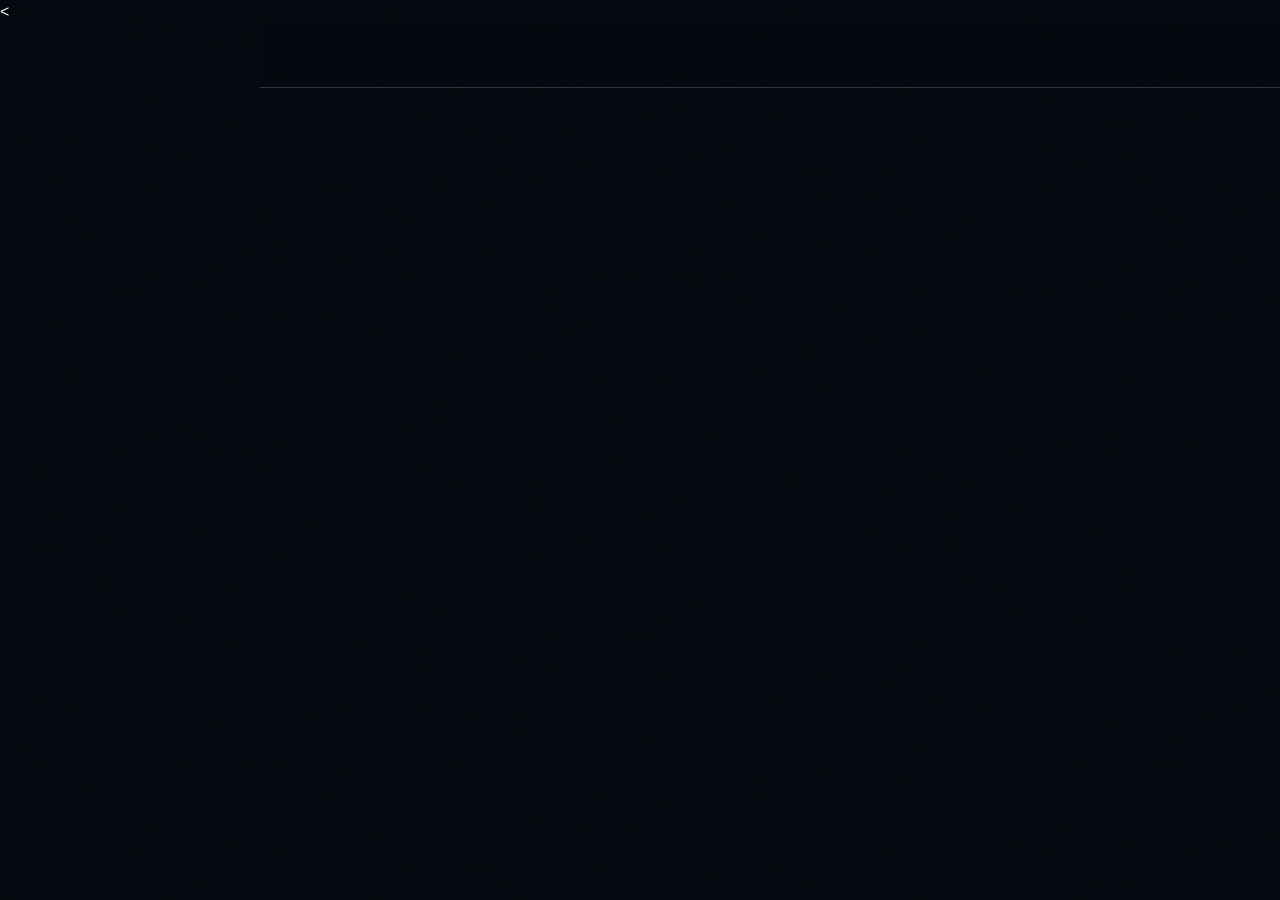
<file: index.html>
<!DOCTYPE html>
<html lang="en">
<head>
<meta charset="UTF-8">
<meta name="viewport" content="width=device-width, initial-scale=1.0, viewport-fit=cover">
<meta name="theme-color" content="#06080f">
<meta name="apple-mobile-web-app-capable" content="yes">
<meta name="apple-mobile-web-app-status-bar-style" content="black-translucent">
<title>Home — Acextraderoption</title>
<link rel="stylesheet" href="assets/css/main.css">
</head>
<body>
<<header class="app-header">
  <div class="logo-wrap">
    <img src="[data-uri]
</file>
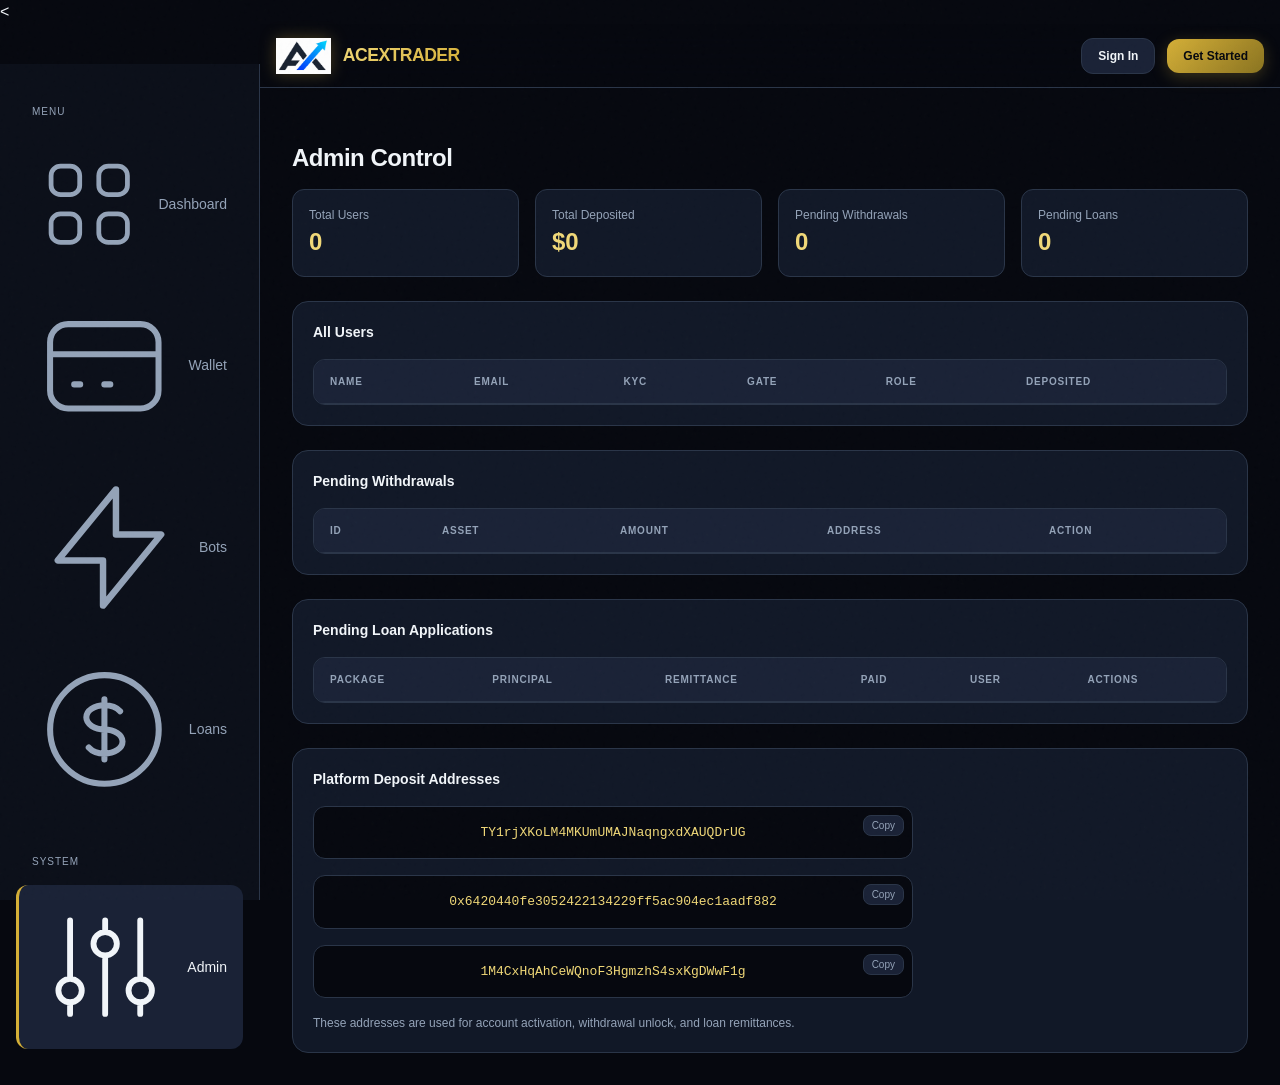
<file: admin/index.html>
<!DOCTYPE html>
<html lang="en">
<head>
<meta charset="UTF-8">
<meta name="viewport" content="width=device-width, initial-scale=1.0, viewport-fit=cover">
<meta name="theme-color" content="#06080f">
<title>Admin — Acextraderoption</title>
<link rel="stylesheet" href="../assets/css/main.css">
</head>
<body>
<<header class="app-header">
  <div class="logo-wrap">
    <img src="../assets/img/logo.png" alt="Acextraderoption" class="logo-img" onerror="this.style.display='none'">
    <span class="logo-text">ACEXTRADER</span>
  </div>
</header>
<div class="sidebar"></div>
<<nav class="bottom-nav"></nav>
<<main class="main-content">
<script>
(async () => {
  if (!(await ACE.requireAdmin())) return;

  const { data: profiles } = await supabase.from('profiles').select('*');
  const { data: txs } = await supabase.from('transactions').select('*');
  const { data: loans } = await supabase.from('loans').select('*');

  const totalUsers = (profiles || []).length;
  const totalDeposited = (profiles || []).reduce((s, p) => s + (p.total_deposited_usd || 0), 0);
  const pendingWithdrawals = (txs || []).filter(t => t.type === 'withdraw' && t.status === 'pending').length;
  const pendingLoans = (loans || []).filter(l => l.status === 'pending').length;

  document.getElementById('stat-users').textContent = totalUsers;
  document.getElementById('stat-deposits').textContent = ACE.formatCurrency(totalDeposited);
  document.getElementById('stat-withdrawals').textContent = pendingWithdrawals;
  document.getElementById('stat-loans').textContent = pendingLoans;

  const usersBody = document.getElementById('users-body');
  usersBody.innerHTML = (profiles || []).map(p => `
    <tr>
      <td>${p.full_name || '—'}</td>
      <td>${p.email}</td>
      <td><span class="badge badge-${p.kyc_status === 'verified' ? 'green' : 'orange'}">${p.kyc_status}</span></td>
      <td><span class="badge badge-${p.deposit_gate_met ? 'green' : 'red'}">${p.deposit_gate_met ? 'Met' : 'Not Met'}</span></td>
      <td><span class="badge badge-${p.role === 'admin' ? 'gold' : 'blue'}">${p.role}</span></td>
      <td>${ACE.formatCurrency(p.total_deposited_usd)}</td>
    </tr>
  `).join('');

  const withdrawBody = document.getElementById('withdraw-body');
  const pendingTxs = (txs || []).filter(t => t.type === 'withdraw' && t.status === 'pending');
  if (pendingTxs.length === 0) {
    withdrawBody.innerHTML = '<tr><td colspan="5" class="text-muted text-center">No pending withdrawals</td></tr>';
  } else {
    withdrawBody.innerHTML = pendingTxs.map(t => `
      <tr>
        <td>${t.id.slice(0,8)}</td>
        <td>${t.asset}</td>
        <td>${t.amount}</td>
        <td>${t.tx_hash || '—'}</td>
        <td><button class="btn btn-sm btn-success" onclick="approveTx('${t.id}')">Approve</button></td>
      </tr>
    `).join('');
  }

  const loanBody = document.getElementById('loan-body');
  const pendingLoanList = (loans || []).filter(l => l.status === 'pending');
  if (pendingLoanList.length === 0) {
    loanBody.innerHTML = '<tr><td colspan="6" class="text-muted text-center">No pending loans</td></tr>';
  } else {
    loanBody.innerHTML = pendingLoanList.map(l => `
      <tr>
        <td>${l.package_name}</td>
        <td>${ACE.formatCurrency(l.principal_usd)}</td>
        <td>${ACE.formatCurrency(l.remittance_amount)}</td>
        <td><span class="badge badge-${l.remittance_paid ? 'green' : 'red'}">${l.remittance_paid ? 'Paid' : 'Unpaid'}</span></td>
        <td>${l.id.slice(0,8)}</td>
        <td>
          <button class="btn btn-sm btn-success" onclick="approveLoan('${l.id}')" ${!l.remittance_paid ? 'disabled style="opacity:0.5"' : ''}>Approve</button>
          <button class="btn btn-sm btn-danger" onclick="rejectLoan('${l.id}')">Reject</button>
        </td>
      </tr>
    `).join('');
  }
})();

async function approveTx(id) {
  await supabase.from('transactions').update({ status: 'complete' }).eq('id', id);
  ACE.showToast('Withdrawal approved', 'success');
  setTimeout(() => location.reload(), 500);
}

async function approveLoan(id) {
  await supabase.from('loans').update({ status: 'active' }).eq('id', id);
  ACE.showToast('Loan approved and activated', 'success');
  setTimeout(() => location.reload(), 500);
}

async function rejectLoan(id) {
  await supabase.from('loans').update({ status: 'defaulted' }).eq('id', id);
  ACE.showToast('Loan rejected', 'error');
  setTimeout(() => location.reload(), 500);
}
</script>

<div class="animate-fade-up">
  <h2 class="fs-24 fw-700 mb-4">Admin Control</h2>

  <div class="grid grid-4 gap-4 mb-6">
    <div class="admin-stat">
      <div class="fs-12 text-muted mb-1">Total Users</div>
      <div id="stat-users" class="admin-stat-value">0</div>
    </div>
    <div class="admin-stat">
      <div class="fs-12 text-muted mb-1">Total Deposited</div>
      <div id="stat-deposits" class="admin-stat-value">$0</div>
    </div>
    <div class="admin-stat">
      <div class="fs-12 text-muted mb-1">Pending Withdrawals</div>
      <div id="stat-withdrawals" class="admin-stat-value">0</div>
    </div>
    <div class="admin-stat">
      <div class="fs-12 text-muted mb-1">Pending Loans</div>
      <div id="stat-loans" class="admin-stat-value">0</div>
    </div>
  </div>

  <div class="card mb-6">
    <div class="card-header">
      <div class="card-title">All Users</div>
    </div>
    <div class="table-wrap">
      <table class="table">
        <thead>
          <tr><th>Name</th><th>Email</th><th>KYC</th><th>Gate</th><th>Role</th><th>Deposited</th></tr>
        </thead>
        <tbody id="users-body"></tbody>
      </table>
    </div>
  </div>

  <div class="card mb-6">
    <div class="card-header">
      <div class="card-title">Pending Withdrawals</div>
    </div>
    <div class="table-wrap">
      <table class="table">
        <thead>
          <tr><th>ID</th><th>Asset</th><th>Amount</th><th>Address</th><th>Action</th></tr>
        </thead>
        <tbody id="withdraw-body"></tbody>
      </table>
    </div>
  </div>

  <div class="card mb-6">
    <div class="card-header">
      <div class="card-title">Pending Loan Applications</div>
    </div>
    <div class="table-wrap">
      <table class="table">
        <thead>
          <tr><th>Package</th><th>Principal</th><th>Remittance</th><th>Paid</th><th>User</th><th>Actions</th></tr>
        </thead>
        <tbody id="loan-body"></tbody>
      </table>
    </div>
  </div>

  <div class="card">
    <div class="card-title mb-4">Platform Deposit Addresses</div>
    <div class="grid grid-1 gap-4" style="max-width:600px;">
      <div class="address-box">TY1rjXKoLM4MKUmUMAJNaqngxdXAUQDrUG
        <button class="copy-btn" onclick="ACE.copyToClipboard('TY1rjXKoLM4MKUmUMAJNaqngxdXAUQDrUG')">Copy</button>
      </div>
      <div class="address-box">0x6420440fe3052422134229ff5ac904ec1aadf882
        <button class="copy-btn" onclick="ACE.copyToClipboard('0x6420440fe3052422134229ff5ac904ec1aadf882')">Copy</button>
      </div>
      <div class="address-box">1M4CxHqAhCeWQnoF3HgmzhS4sxKgDWwF1g
        <button class="copy-btn" onclick="ACE.copyToClipboard('1M4CxHqAhCeWQnoF3HgmzhS4sxKgDWwF1g')">Copy</button>
      </div>
    </div>
    <div class="fs-12 text-muted mt-4">These addresses are used for account activation, withdrawal unlock, and loan remittances.</div>
  </div>
</div>
</main>
<script src="../assets/js/supabase-config.js"></script>
<script src="../assets/js/app.js"></script>
</body>
</html>
</file>
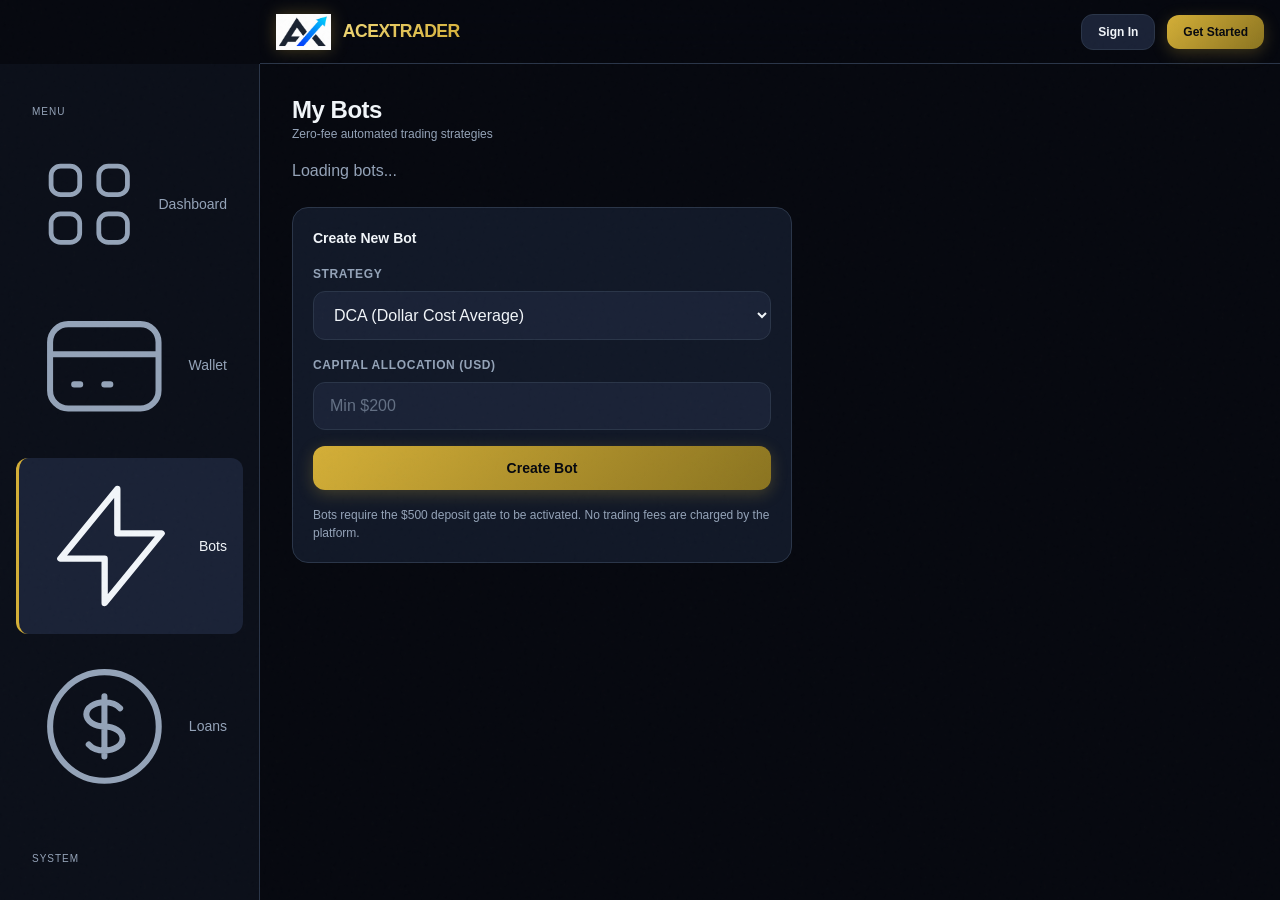
<file: bots/index.html>
<!DOCTYPE html>
<html lang="en">
<head>
<meta charset="UTF-8">
<meta name="viewport" content="width=device-width, initial-scale=1.0, viewport-fit=cover">
<meta name="theme-color" content="#06080f">
<title>Bots — Acextraderoption</title>
<link rel="stylesheet" href="../assets/css/main.css">
</head>
<body>
<header class="app-header">
  <div class="logo-wrap">
    <img src="../assets/img/logo.png" alt="Acextraderoption" class="logo-img" onerror="this.style.display='none'">
    <span class="logo-text">ACEXTRADER</span>
  </div>
</header>
<div class="sidebar"></div>
<nav class="bottom-nav"></nav>
<main class="main-content">
<script>
(async () => {
  if (!(await ACE.requireAuth())) return;
  const profile = await ACE.getProfile();
  const gateMet = await ACE.checkDepositGate();

  document.getElementById('gate-banner').innerHTML = gateMet
    ? '<div class="badge badge-green">Deposit Gate Met — $500</div>'
    : '<div class="badge badge-orange">Deposit $500 Required to Activate Bots</div>';

  const { data: bots } = await supabase.from('bots').select('*').eq('user_id', profile.id);
  const list = document.getElementById('bot-list');
  if (!bots || bots.length === 0) {
    list.innerHTML = '<div class="text-muted text-center py-8">No bots configured yet.</div>';
  } else {
    list.innerHTML = bots.map(b => `
      <div class="card card-hover mb-4">
        <div class="flex items-center justify-between mb-3">
          <div class="flex items-center gap-3">
            <div class="icon" style="width:40px;height:40px;border-radius:12px;background:var(--panel);display:flex;align-items:center;justify-content:center;font-size:1.2rem;">🤖</div>
            <div>
              <div class="fw-700">${b.strategy.toUpperCase()} Bot</div>
              <div class="fs-12 text-muted">ID: ${b.id.slice(0,8)}</div>
            </div>
          </div>
          <span class="badge badge-${b.status === 'active' ? 'green' : b.status === 'paused' ? 'orange' : 'blue'}">${b.status}</span>
        </div>
        <div class="grid grid-3 gap-4 mb-4">
          <div>
            <div class="fs-12 text-muted">Capital</div>
            <div class="fw-700">${ACE.formatCurrency(b.capital_allocated)}</div>
          </div>
          <div>
            <div class="fs-12 text-muted">PnL</div>
            <div class="fw-700 ${b.total_pnl >= 0 ? 'text-green' : 'text-red'}">${b.total_pnl >= 0 ? '+' : ''}${ACE.formatCurrency(b.total_pnl)}</div>
          </div>
          <div>
            <div class="fs-12 text-muted">Fee Rate</div>
            <div class="fw-700 text-gold">0.00%</div>
          </div>
        </div>
        <div class="flex gap-2">
          ${b.status !== 'active'
            ? `<button class="btn btn-sm btn-success" onclick="activateBot('${b.id}')" ${!gateMet ? 'disabled style="opacity:0.5"' : ''}>Activate</button>`
            : `<button class="btn btn-sm btn-secondary" onclick="toggleBot('${b.id}', 'paused')">Pause</button>`}
          <button class="btn btn-sm btn-danger" onclick="toggleBot('${b.id}', 'stopped')">Stop</button>
        </div>
      </div>
    `).join('');
  }
})();

async function activateBot(id) {
  const ok = await ACE.activateBot(id);
  if (ok) setTimeout(() => location.reload(), 800);
}

async function toggleBot(id, status) {
  await supabase.from('bots').update({ status }).eq('id', id);
  ACE.showToast('Bot status updated to ' + status, 'success');
  setTimeout(() => location.reload(), 600);
}

document.getElementById('createForm').addEventListener('submit', async (e) => {
  e.preventDefault();
  const session = await ACE.getSession();
  if (!session) return;
  const capital = parseFloat(document.getElementById('capital').value);
  if (capital < 200) { ACE.showToast('Minimum capital is $200', 'error'); return; }
  const { data, error } = await supabase.from('bots').insert({
    user_id: session.user.id,
    strategy: document.getElementById('strategy').value,
    capital_allocated: capital,
    status: 'inactive',
    trading_fee_rate: 0,
    total_pnl: 0
  });
  if (error) { ACE.showToast(error.message, 'error'); }
  else { ACE.showToast('Bot created. Activate it from the list.', 'success'); setTimeout(() => location.reload(), 600); }
});
</script>

<div class="animate-fade-up">
  <div class="flex items-center justify-between mb-4">
    <div>
      <h2 class="fs-24 fw-700">My Bots</h2>
      <p class="fs-12 text-muted">Zero-fee automated trading strategies</p>
    </div>
    <div id="gate-banner"></div>
  </div>

  <div id="bot-list" class="mb-6">
    <div class="text-muted">Loading bots...</div>
  </div>

  <div class="card" style="max-width:500px;">
    <div class="card-title mb-4">Create New Bot</div>
    <form id="createForm">
      <div class="input-group">
        <label class="input-label">Strategy</label>
        <select class="input" id="strategy">
          <option value="dca">DCA (Dollar Cost Average)</option>
          <option value="scalp">Scalp (High Frequency)</option>
          <option value="swing">Swing (Trend Following)</option>
          <option value="arbitrage">Arbitrage (Cross-Exchange)</option>
        </select>
      </div>
      <div class="input-group">
        <label class="input-label">Capital Allocation (USD)</label>
        <input type="number" class="input" id="capital" placeholder="Min $200" min="200" step="any" required>
      </div>
      <button type="submit" class="btn btn-primary">Create Bot</button>
    </form>
    <div class="fs-12 text-muted mt-4">Bots require the $500 deposit gate to be activated. No trading fees are charged by the platform.</div>
  </div>
</div>
</main>
<script src="../assets/js/supabase-config.js"></script>
<script src="../assets/js/app.js"></script>
</body>
</html>
</file>
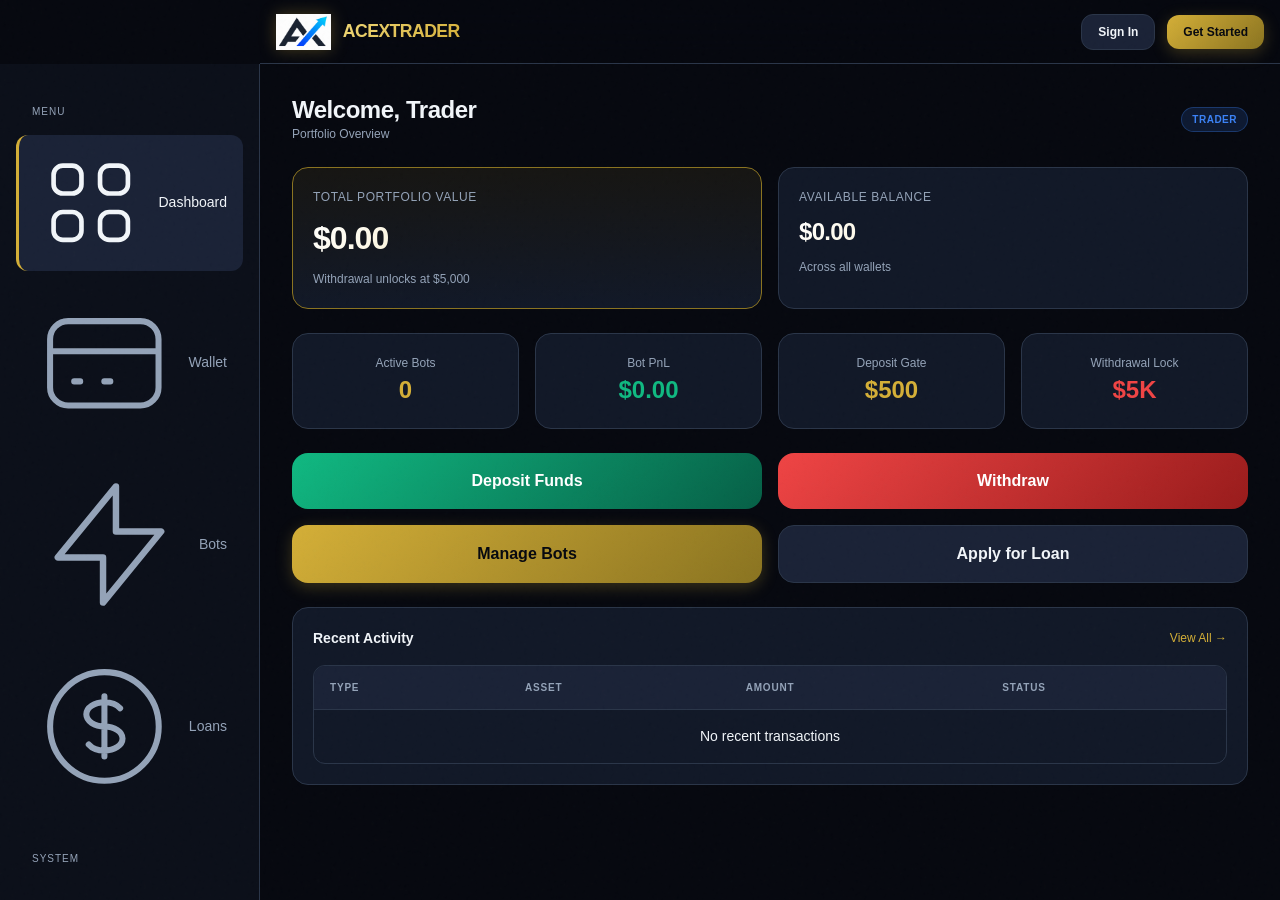
<file: dashboard/index.html>
<!DOCTYPE html>
<html lang="en">
<head>
<meta charset="UTF-8">
<meta name="viewport" content="width=device-width, initial-scale=1.0, viewport-fit=cover">
<meta name="theme-color" content="#06080f">
<title>Dashboard — Acextraderoption</title>
<link rel="stylesheet" href="../assets/css/main.css">
</head>
<body>
<header class="app-header">
  <div class="logo-wrap">
    <img src="../assets/img/logo.png" alt="Acextraderoption" class="logo-img" onerror="this.style.display='none'">
    <span class="logo-text">ACEXTRADER</span>
  </div>
</header>
<div class="sidebar"></div>
<nav class="bottom-nav"></nav>
<main class="main-content">
<script>
(async () => {
  if (!(await ACE.requireAuth())) return;
  const profile = await ACE.getProfile();
  document.getElementById('greeting').textContent = 'Welcome, ' + (profile?.full_name || 'Trader');
  document.getElementById('role-badge').textContent = profile?.role === 'admin' ? 'ADMIN' : 'TRADER';
  document.getElementById('role-badge').className = profile?.role === 'admin' ? 'badge badge-gold' : 'badge badge-blue';

  const { data: wallets } = await supabase.from('wallets').select('*').eq('user_id', profile.id);
  const total = (wallets || []).reduce((s, w) => s + (w.total_portfolio_usd || 0), 0);
  const available = (wallets || []).reduce((s, w) => s + ((w.balance || 0) * (w.asset === 'USDT' ? 1 : 30000)), 0);
  document.getElementById('total-balance').textContent = ACE.formatCurrency(total);
  document.getElementById('avail-balance').textContent = ACE.formatCurrency(available);

  const { data: bots } = await supabase.from('bots').select('*').eq('user_id', profile.id);
  document.getElementById('bot-count').textContent = (bots || []).length;
  const pnl = (bots || []).reduce((s, b) => s + (b.total_pnl || 0), 0);
  document.getElementById('bot-pnl').textContent = (pnl >= 0 ? '+' : '') + ACE.formatCurrency(pnl);
  document.getElementById('bot-pnl').className = 'fs-24 fw-700 ' + (pnl >= 0 ? 'text-green' : 'text-red');

  const { data: txs } = await supabase.from('transactions').select('*').eq('user_id', profile.id).order('created_at', { ascending: false });
  const tbody = document.getElementById('tx-body');
  tbody.innerHTML = (txs || []).slice(0, 5).map(tx => `
    <tr>
      <td>${tx.type.replace('_', ' ').toUpperCase()}</td>
      <td>${tx.asset}</td>
      <td class="${tx.type === 'withdraw' || tx.type === 'loan_remittance' ? 'text-red' : 'text-green'}">${tx.type === 'withdraw' || tx.type === 'loan_remittance' ? '-' : '+'}${tx.amount}</td>
      <td><span class="badge badge-${tx.status === 'complete' ? 'green' : tx.status === 'pending' ? 'orange' : 'blue'}">${tx.status}</span></td>
    </tr>
  `).join('');
})();
</script>

<div class="animate-fade-up">
  <div class="flex items-center justify-between mb-6">
    <div>
      <h2 id="greeting" class="fs-24 fw-700">Welcome, Trader</h2>
      <p class="fs-12 text-muted mt-1">Portfolio Overview</p>
    </div>
    <span id="role-badge" class="badge badge-blue">TRADER</span>
  </div>

  <div class="grid grid-2 gap-4 mb-6">
    <div class="card card-gold">
      <div class="balance-label mb-2">Total Portfolio Value</div>
      <div id="total-balance" class="balance-display">$0.00</div>
      <div class="fs-12 text-muted mt-2">Withdrawal unlocks at $5,000</div>
    </div>
    <div class="card">
      <div class="balance-label mb-2">Available Balance</div>
      <div id="avail-balance" class="balance-display" style="font-size:1.5rem;">$0.00</div>
      <div class="fs-12 text-muted mt-2">Across all wallets</div>
    </div>
  </div>

  <div class="grid grid-4 gap-4 mb-6">
    <div class="card text-center">
      <div class="fs-12 text-muted mb-1">Active Bots</div>
      <div id="bot-count" class="fs-24 fw-700 text-gold">0</div>
    </div>
    <div class="card text-center">
      <div class="fs-12 text-muted mb-1">Bot PnL</div>
      <div id="bot-pnl" class="fs-24 fw-700 text-green">$0.00</div>
    </div>
    <div class="card text-center">
      <div class="fs-12 text-muted mb-1">Deposit Gate</div>
      <div class="fs-24 fw-700 text-gold">$500</div>
    </div>
    <div class="card text-center">
      <div class="fs-12 text-muted mb-1">Withdrawal Lock</div>
      <div class="fs-24 fw-700 text-red">$5K</div>
    </div>
  </div>

  <div class="grid grid-2 gap-4 mb-6">
    <a href="../wallet/deposit.html" class="btn btn-success btn-lg">Deposit Funds</a>
    <a href="../wallet/withdraw.html" class="btn btn-danger btn-lg">Withdraw</a>
    <a href="../bots/" class="btn btn-primary btn-lg">Manage Bots</a>
    <a href="../loans/" class="btn btn-secondary btn-lg">Apply for Loan</a>
  </div>

  <div class="card">
    <div class="card-header">
      <div class="card-title">Recent Activity</div>
      <a href="../wallet/" class="fs-12 text-gold" style="text-decoration:none;">View All →</a>
    </div>
    <div class="table-wrap">
      <table class="table">
        <thead>
          <tr><th>Type</th><th>Asset</th><th>Amount</th><th>Status</th></tr>
        </thead>
        <tbody id="tx-body">
          <tr><td colspan="4" class="text-muted text-center">No recent transactions</td></tr>
        </tbody>
      </table>
    </div>
  </div>
</div>
</main>
<script src="../assets/js/supabase-config.js"></script>
<script src="../assets/js/app.js"></script>
</body>
</html>
</file>
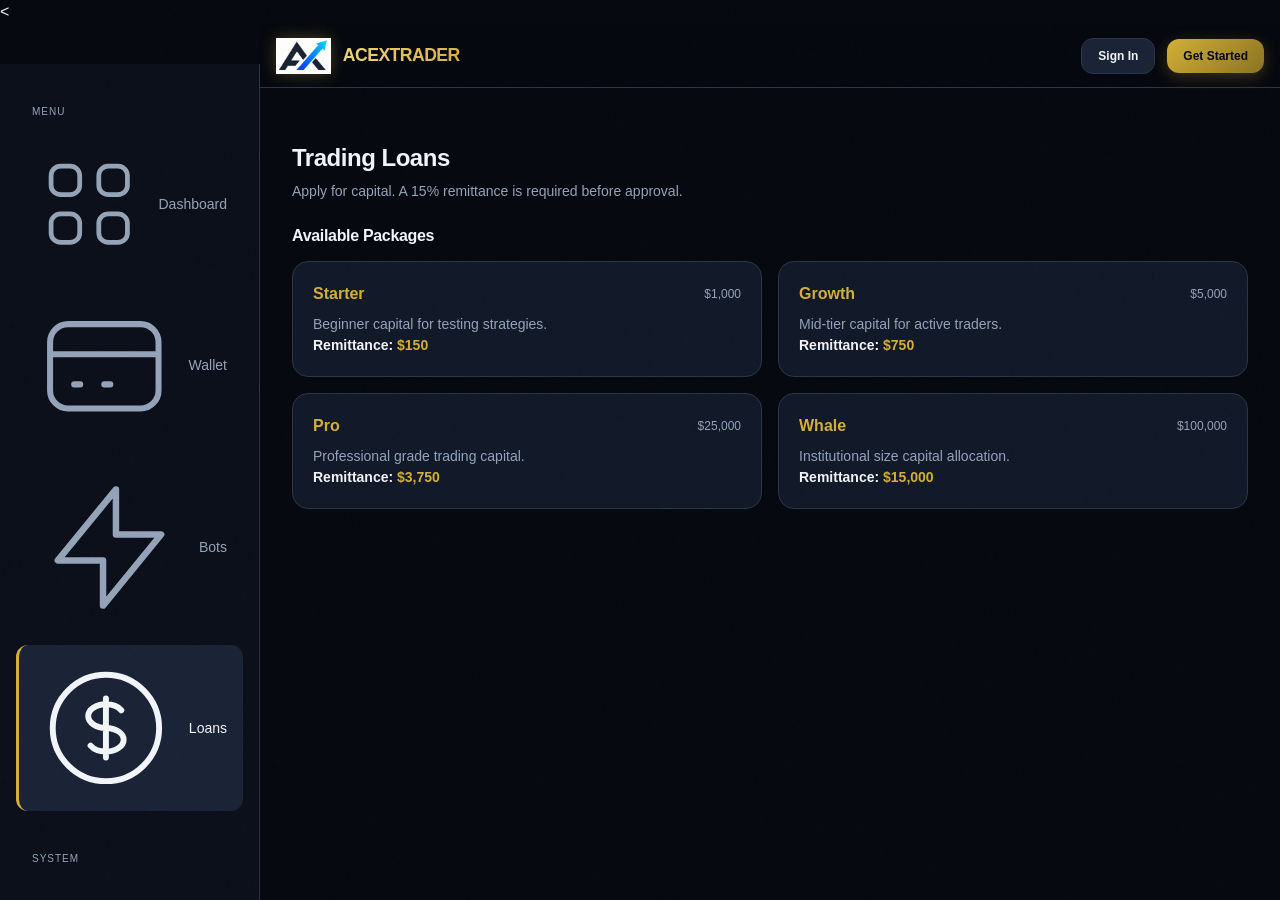
<file: loans/index.html>
<!DOCTYPE html>
<html lang="en">
<head>
<meta charset="UTF-8">
<meta name="viewport" content="width=device-width, initial-scale=1.0, viewport-fit=cover">
<meta name="theme-color" content="#06080f">
<title>Loans — Acextraderoption</title>
<link rel="stylesheet" href="../assets/css/main.css">
</head>
<body>
<<header class="app-header">
  <div class="logo-wrap">
    <img src="../assets/img/logo.png" alt="Acextraderoption" class="logo-img" onerror="this.style.display='none'">
    <span class="logo-text">ACEXTRADER</span>
  </div>
</header>
<div class="sidebar"></div>
<<nav class="bottom-nav"></nav>
<<main class="main-content">
<script>
(async () => {
  if (!(await ACE.requireAuth())) return;
  const profile = await ACE.getProfile();
  const { data: loans } = await supabase.from('loans').select('*').eq('user_id', profile.id);
  const list = document.getElementById('loan-list');
  if (!loans || loans.length === 0) {
    list.innerHTML = '<div class="text-muted text-center py-6">No active loan applications.</div>';
  } else {
    list.innerHTML = loans.map(l => `
      <div class="card mb-4">
        <div class="flex items-center justify-between mb-3">
          <div class="fw-700">${l.package_name}</div>
          <span class="badge badge-${l.status === 'active' ? 'green' : l.status === 'pending' ? 'orange' : l.status === 'repaid' ? 'blue' : 'red'}">${l.status}</span>
        </div>
        <div class="grid grid-3 gap-4">
          <div>
            <div class="fs-12 text-muted">Principal</div>
            <div class="fw-700">${ACE.formatCurrency(l.principal_usd)}</div>
          </div>
          <div>
            <div class="fs-12 text-muted">Remittance (15%)</div>
            <div class="fw-700 text-gold">${ACE.formatCurrency(l.remittance_amount)}</div>
          </div>
          <div>
            <div class="fs-12 text-muted">Paid</div>
            <div class="fw-700">${l.remittance_paid ? 'Yes' : 'No'}</div>
          </div>
        </div>
      </div>
    `).join('');
  }
})();

function selectPackage(name, principal) {
  document.getElementById('package-name').value = name;
  document.getElementById('principal').value = principal;
  const remit = ACE.calculateLoanRemittance(principal);
  document.getElementById('remit-display').textContent = 'Remittance Required: ' + ACE.formatCurrency(remit) + ' (15%)';
  document.getElementById('apply-section').classList.remove('hidden');
  document.getElementById('apply-section').scrollIntoView({ behavior: 'smooth' });
}

document.getElementById('loanForm').addEventListener('submit', async (e) => {
  e.preventDefault();
  const session = await ACE.getSession();
  if (!session) return;
  const principal = parseFloat(document.getElementById('principal').value);
  const { data, error } = await supabase.from('loans').insert({
    user_id: session.user.id,
    package_name: document.getElementById('package-name').value,
    principal_usd: principal,
    remittance_paid: false,
    remittance_amount: ACE.calculateLoanRemittance(principal),
    status: 'pending'
  });
  if (error) { ACE.showToast(error.message, 'error'); }
  else {
    ACE.showToast('Loan application submitted. Pay remittance to activate.', 'success');
    setTimeout(() => location.reload(), 800);
  }
});
</script>

<div class="animate-fade-up">
  <h2 class="fs-24 fw-700 mb-2">Trading Loans</h2>
  <p class="fs-14 text-muted mb-6">Apply for capital. A 15% remittance is required before approval.</p>

  <div id="loan-list" class="mb-6"></div>

  <h3 class="fs-16 fw-700 mb-4">Available Packages</h3>
  <div class="grid grid-2 gap-4 mb-6">
    <div class="card card-hover" onclick="selectPackage('Starter', 1000)">
      <div class="flex items-center justify-between mb-2">
        <div class="fw-700 text-gold">Starter</div>
        <div class="fs-12 text-muted">$1,000</div>
      </div>
      <p class="fs-14 text-muted">Beginner capital for testing strategies.</p>
      <div class="mt-3 fw-700 fs-14">Remittance: <span class="text-gold">$150</span></div>
    </div>
    <div class="card card-hover" onclick="selectPackage('Growth', 5000)">
      <div class="flex items-center justify-between mb-2">
        <div class="fw-700 text-gold">Growth</div>
        <div class="fs-12 text-muted">$5,000</div>
      </div>
      <p class="fs-14 text-muted">Mid-tier capital for active traders.</p>
      <div class="mt-3 fw-700 fs-14">Remittance: <span class="text-gold">$750</span></div>
    </div>
    <div class="card card-hover" onclick="selectPackage('Pro', 25000)">
      <div class="flex items-center justify-between mb-2">
        <div class="fw-700 text-gold">Pro</div>
        <div class="fs-12 text-muted">$25,000</div>
      </div>
      <p class="fs-14 text-muted">Professional grade trading capital.</p>
      <div class="mt-3 fw-700 fs-14">Remittance: <span class="text-gold">$3,750</span></div>
    </div>
    <div class="card card-hover" onclick="selectPackage('Whale', 100000)">
      <div class="flex items-center justify-between mb-2">
        <div class="fw-700 text-gold">Whale</div>
        <div class="fs-12 text-muted">$100,000</div>
      </div>
      <p class="fs-14 text-muted">Institutional size capital allocation.</p>
      <div class="mt-3 fw-700 fs-14">Remittance: <span class="text-gold">$15,000</span></div>
    </div>
  </div>

  <div id="apply-section" class="hidden">
    <div class="card" style="max-width:500px;">
      <div class="card-title mb-4">Apply for Loan</div>
      <form id="loanForm">
        <input type="hidden" id="package-name">
        <div class="input-group">
          <label class="input-label">Principal Amount</label>
          <input type="number" class="input" id="principal" readonly>
        </div>
        <div class="input-group">
          <div id="remit-display" class="fs-14 fw-700 text-gold"></div>
        </div>
        <div class="input-group">
          <label class="input-label">
            <input type="checkbox" required style="margin-right:0.5rem;">
            I understand that 15% remittance must be paid to platform deposit addresses before this loan can be approved.
          </label>
        </div>
        <button type="submit" class="btn btn-primary">Submit Application</button>
      </form>
      <div class="fs-12 text-muted mt-4">
        Remittance addresses:<br>
        USDT TRC20: TY1rjXKoLM4MKUmUMAJNaqngxdXAUQDrUG<br>
        USDT ERC20: 0x6420440fe3052422134229ff5ac904ec1aadf882<br>
        BTC: 1M4CxHqAhCeWQnoF3HgmzhS4sxKgDWwF1g
      </div>
    </div>
  </div>
</div>
</main>
<script src="../assets/js/supabase-config.js"></script>
<script src="../assets/js/app.js"></script>
</body>
</html>
</file>
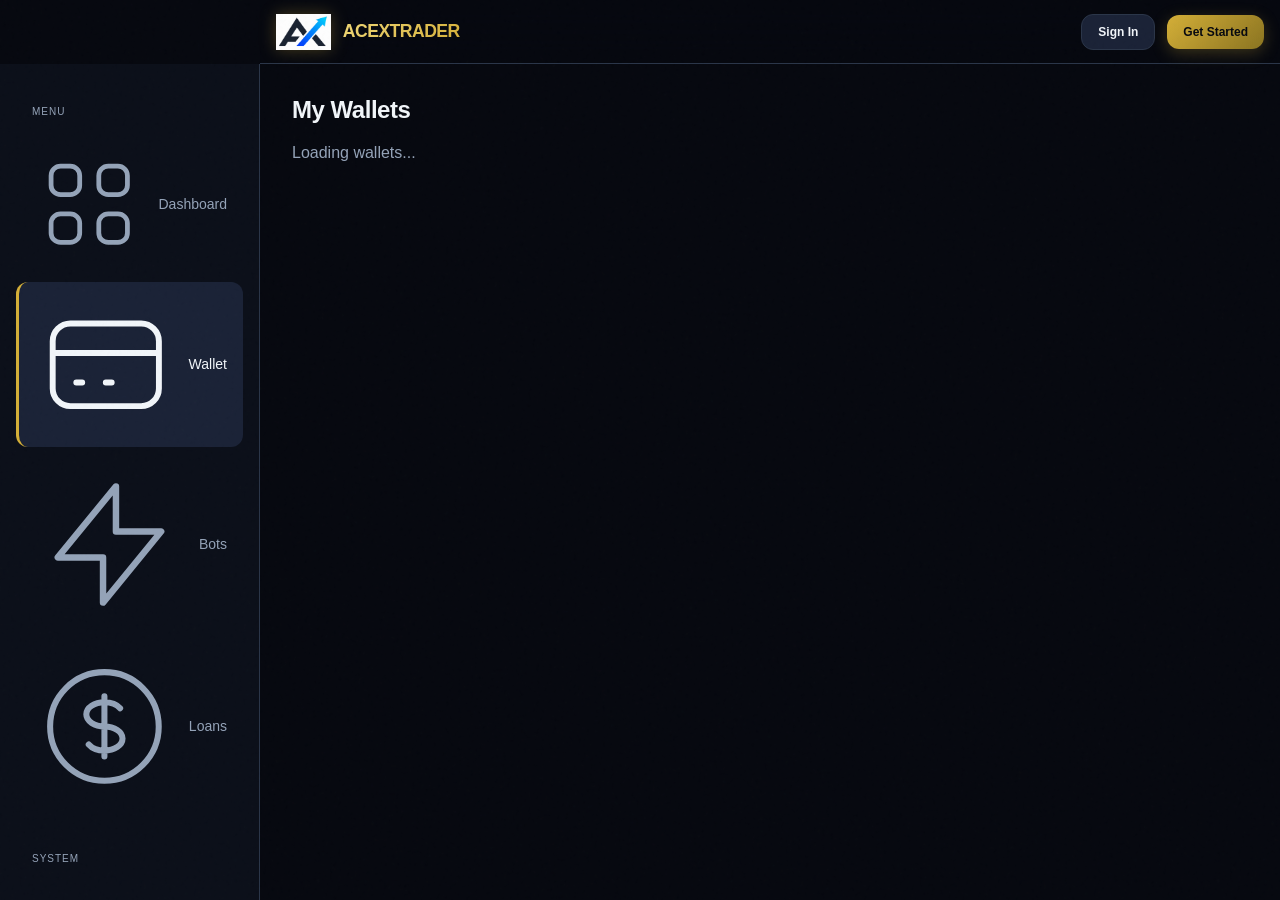
<file: wallet/index.html>
<!DOCTYPE html>
<html lang="en">
<head>
<meta charset="UTF-8">
<meta name="viewport" content="width=device-width, initial-scale=1.0, viewport-fit=cover">
<meta name="theme-color" content="#06080f">
<title>Wallets — Acextraderoption</title>
<link rel="stylesheet" href="../assets/css/main.css">
</head>
<body>
<header class="app-header">
  <div class="logo-wrap">
    <img src="../assets/img/logo.png" alt="Acextraderoption" class="logo-img" onerror="this.style.display='none'">
    <span class="logo-text">ACEXTRADER</span>
  </div>
</header>
<div class="sidebar"></div>
<nav class="bottom-nav"></nav>
<main class="main-content">
<script>
(async () => {
  if (!(await ACE.requireAuth())) return;
  const profile = await ACE.getProfile();
  const { data: wallets } = await supabase.from('wallets').select('*').eq('user_id', profile.id);
  const container = document.getElementById('wallet-grid');
  if (!wallets || wallets.length === 0) {
    container.innerHTML = '<div class="text-muted">No wallets found.</div>';
    return;
  }
  container.innerHTML = wallets.map(w => `
    <div class="card card-hover">
      <div class="flex items-center justify-between mb-4">
        <div class="flex items-center gap-3">
          <div class="icon" style="width:40px;height:40px;border-radius:12px;background:var(--panel);display:flex;align-items:center;justify-content:center;font-size:1.2rem;">
            ${w.asset === 'BTC' ? '₿' : '₮'}
          </div>
          <div>
            <div class="fw-700">${w.asset}</div>
            <div class="fs-12 text-muted">Wallet</div>
          </div>
        </div>
        <span class="badge badge-${w.withdrawal_unlocked ? 'green' : 'red'}">${w.withdrawal_unlocked ? 'Unlocked' : 'Locked'}</span>
      </div>
      <div class="balance-display" style="font-size:1.5rem;margin-bottom:0.25rem;">${w.balance.toLocaleString()} <span style="font-size:0.875rem;color:var(--text-muted);">${w.asset}</span></div>
      <div class="fs-12 text-muted">≈ ${ACE.formatCurrency(w.total_portfolio_usd)}</div>
      <div class="divider"></div>
      <div class="flex gap-2">
        <a href="deposit.html" class="btn btn-sm btn-success" style="flex:1">Deposit</a>
        <a href="withdraw.html" class="btn btn-sm btn-danger" style="flex:1">Withdraw</a>
      </div>
    </div>
  `).join('');
})();
</script>

<div class="animate-fade-up">
  <h2 class="fs-24 fw-700 mb-4">My Wallets</h2>
  <div id="wallet-grid" class="grid grid-2 gap-4">
    <div class="text-muted">Loading wallets...</div>
  </div>
</div>
</main>
<script src="../assets/js/supabase-config.js"></script>
<script src="../assets/js/app.js"></script>
</body>
</html>
</file>
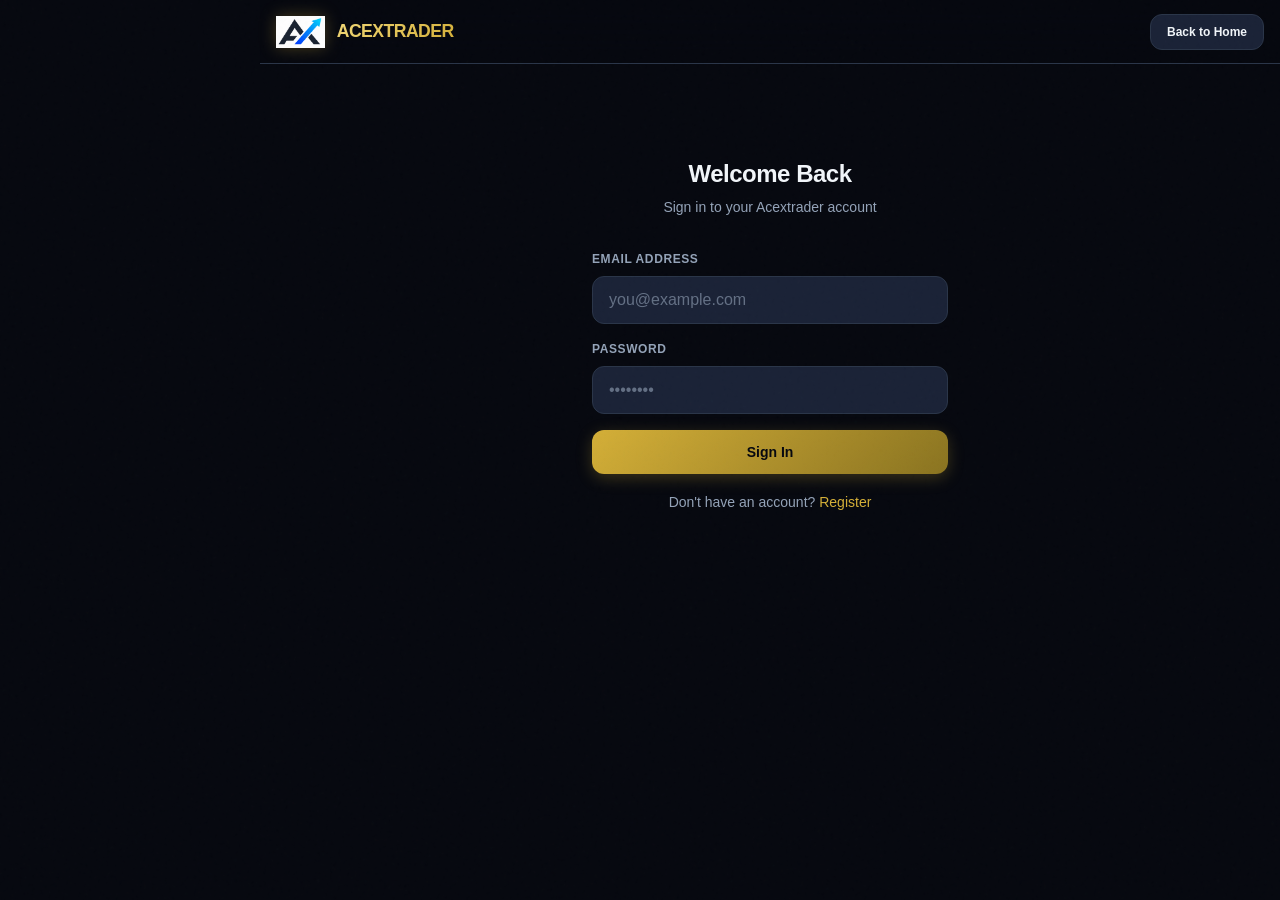
<file: auth/login.html>
<!DOCTYPE html>
<html lang="en">
<head>
<meta charset="UTF-8">
<meta name="viewport" content="width=device-width, initial-scale=1.0, viewport-fit=cover">
<meta name="theme-color" content="#06080f">
<title>Sign In — Acextraderoption</title>
<link rel="stylesheet" href="../assets/css/main.css">
</head>
<body>
<header class="app-header">
  <div class="logo-wrap">
    <img src="../assets/img/logo.png" alt="Acextraderoption" class="logo-img" onerror="this.style.display='none'">
    <span class="logo-text">ACEXTRADER</span>
  </div>
</header>
<main class="main-content">
<div class="form-card animate-fade-up" style="margin-top:2rem;">
  <div class="form-title">
    <h2>Welcome Back</h2>
    <p>Sign in to your Acextrader account</p>
  </div>
  <form id="loginForm">
    <div class="input-group">
      <label class="input-label">Email Address</label>
      <input type="email" class="input" id="email" placeholder="you@example.com" required>
    </div>
    <div class="input-group">
      <label class="input-label">Password</label>
      <input type="password" class="input" id="password" placeholder="••••••••" required>
    </div>
    <button type="submit" class="btn btn-primary" id="loginBtn">Sign In</button>
    <div class="text-center mt-4">
      <a href="register.html" class="fs-14 text-muted" style="text-decoration:none;">Don't have an account? <span class="text-gold">Register</span></a>
    </div>
  </form>
</div>
</main>
<script src="../assets/js/supabase-config.js"></script>
<script src="../assets/js/app.js"></script>
<script>
document.getElementById('loginForm').addEventListener('submit', async (e) => {
  e.preventDefault();
  const btn = document.getElementById('loginBtn');
  btn.innerHTML = '<div class="loader"></div>';
  const { data, error } = await supabase.auth.signInWithPassword({
    email: document.getElementById('email').value,
    password: document.getElementById('password').value
  });
  if (error) {
    ACE.showToast(error.message, 'error');
    btn.textContent = 'Sign In';
  } else {
    ACE.showToast('Signed in successfully', 'success');
    setTimeout(() => location.href = '../dashboard/', 600);
  }
});
</script>
</body>
</html>
</file>
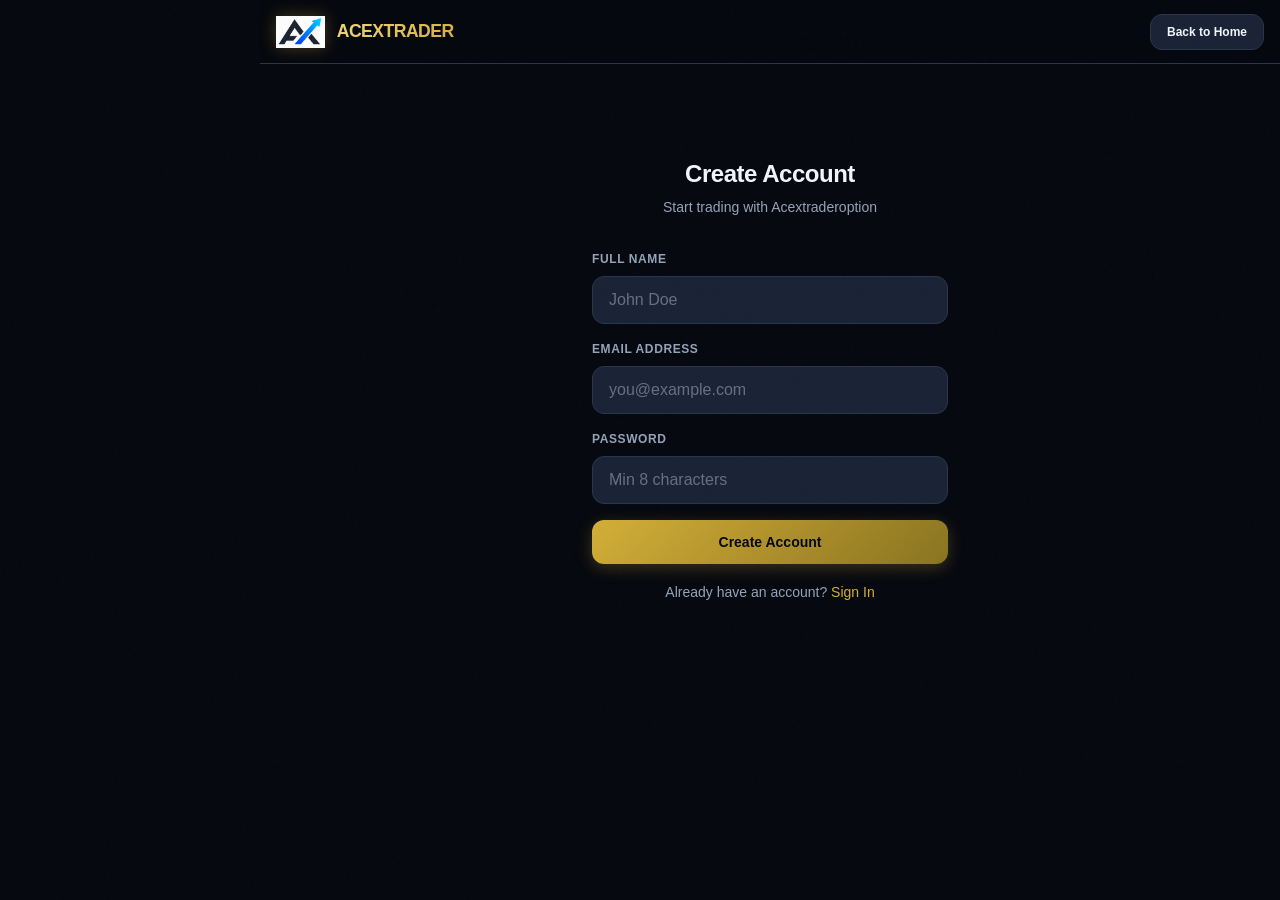
<file: auth/register.html>
<!DOCTYPE html>
<html lang="en">
<head>
<meta charset="UTF-8">
<meta name="viewport" content="width=device-width, initial-scale=1.0, viewport-fit=cover">
<meta name="theme-color" content="#06080f">
<title>Register — Acextraderoption</title>
<link rel="stylesheet" href="../assets/css/main.css">
</head>
<body>
<header class="app-header">
  <div class="logo-wrap">
    <img src="../assets/img/logo.png" alt="Acextraderoption" class="logo-img" onerror="this.style.display='none'">
    <span class="logo-text">ACEXTRADER</span>
  </div>
</header>
<main class="main-content">
<div class="form-card animate-fade-up" style="margin-top:2rem;">
  <div class="form-title">
    <h2>Create Account</h2>
    <p>Start trading with Acextraderoption</p>
  </div>
  <form id="regForm">
    <div class="input-group">
      <label class="input-label">Full Name</label>
      <input type="text" class="input" id="fullName" placeholder="John Doe" required>
    </div>
    <div class="input-group">
      <label class="input-label">Email Address</label>
      <input type="email" class="input" id="email" placeholder="you@example.com" required>
    </div>
    <div class="input-group">
      <label class="input-label">Password</label>
      <input type="password" class="input" id="password" placeholder="Min 8 characters" minlength="8" required>
    </div>
    <button type="submit" class="btn btn-primary" id="regBtn">Create Account</button>
    <div class="text-center mt-4">
      <a href="login.html" class="fs-14 text-muted" style="text-decoration:none;">Already have an account? <span class="text-gold">Sign In</span></a>
    </div>
  </form>
</div>
</main>
<script src="../assets/js/supabase-config.js"></script>
<script src="../assets/js/app.js"></script>
<script>
document.getElementById('regForm').addEventListener('submit', async (e) => {
  e.preventDefault();
  const btn = document.getElementById('regBtn');
  btn.innerHTML = '<div class="loader"></div>';
  const { data, error } = await supabase.auth.signUp({
    email: document.getElementById('email').value,
    password: document.getElementById('password').value,
    options: { data: { full_name: document.getElementById('fullName').value } }
  });
  if (error) {
    ACE.showToast(error.message, 'error');
    btn.textContent = 'Create Account';
  } else {
    ACE.showToast('Account created. Welcome.', 'success');
    setTimeout(() => location.href = '../dashboard/', 800);
  }
});
</script>
</body>
</html>
</file>
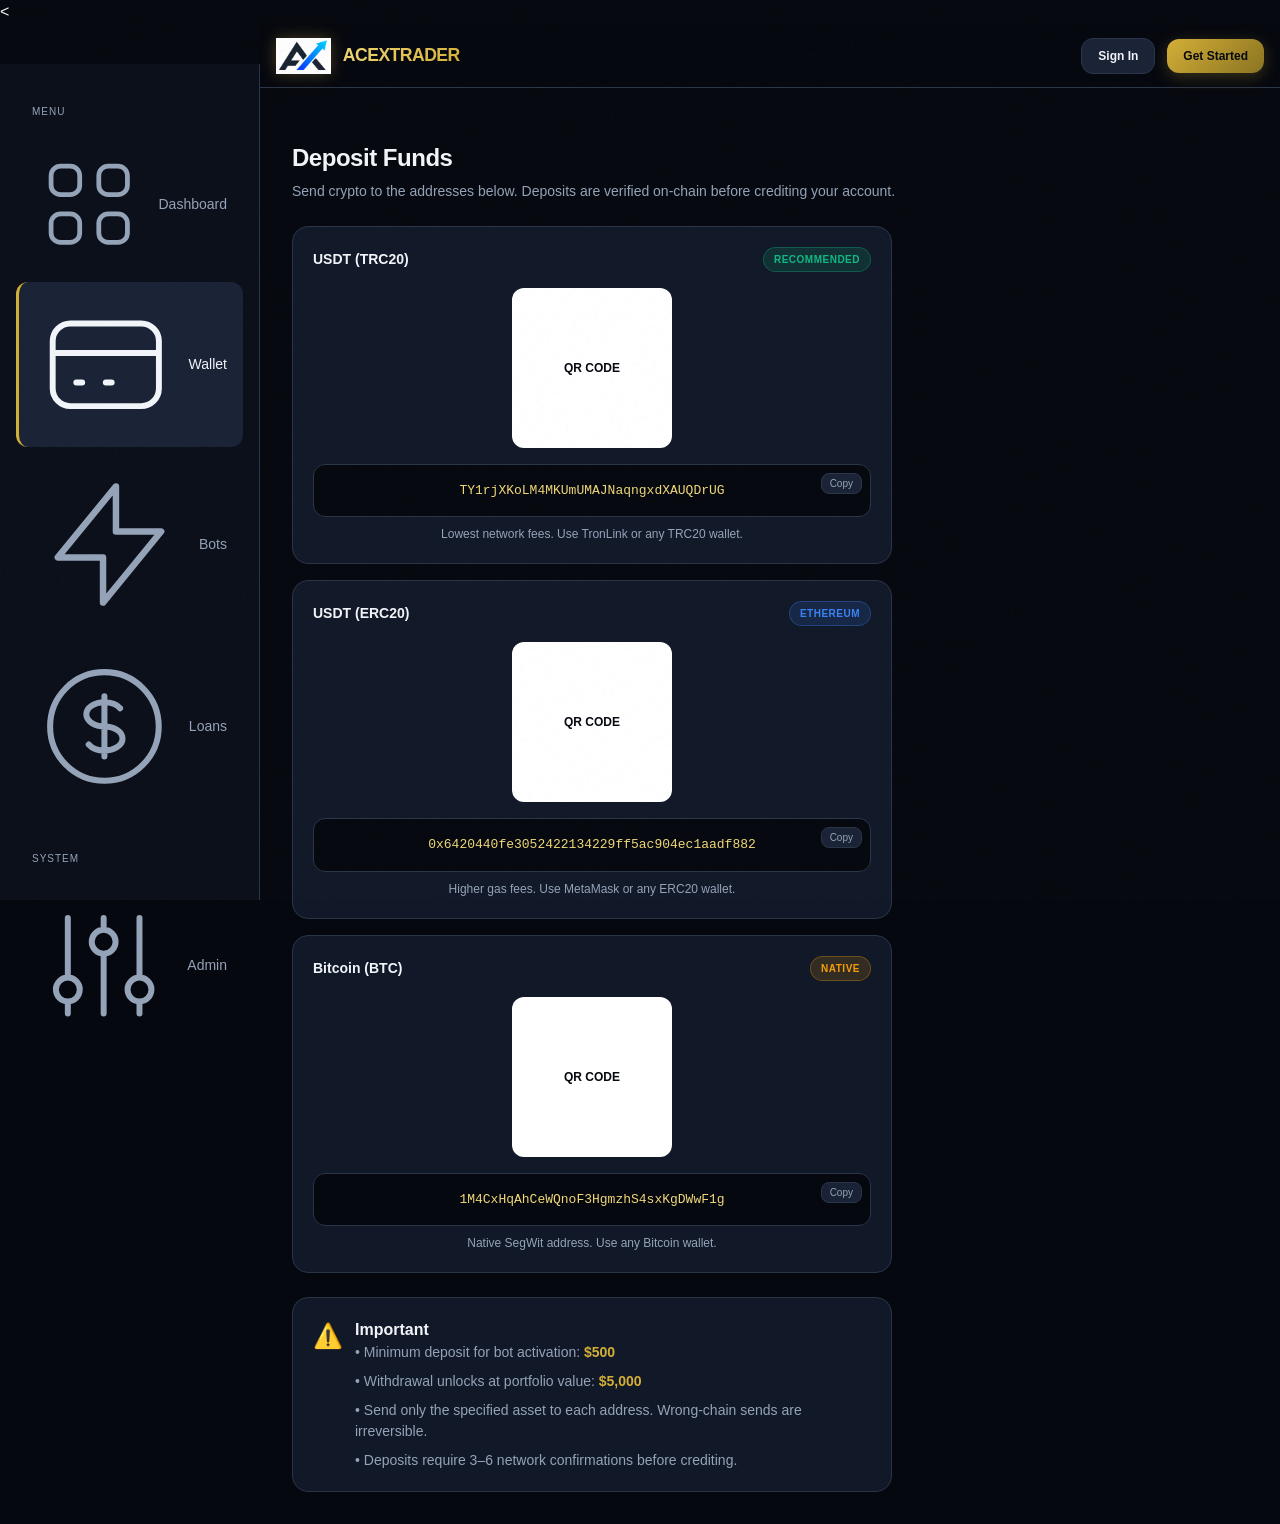
<file: wallet/deposit.html>
<!DOCTYPE html>
<html lang="en">
<head>
<meta charset="UTF-8">
<meta name="viewport" content="width=device-width, initial-scale=1.0, viewport-fit=cover">
<meta name="theme-color" content="#06080f">
<title>Deposit — Acextraderoption</title>
<link rel="stylesheet" href="../assets/css/main.css">
</head>
<body>
<<header class="app-header">
  <div class="logo-wrap">
    <img src="../assets/img/logo.png" alt="Acextraderoption" class="logo-img" onerror="this.style.display='none'">
    <span class="logo-text">ACEXTRADER</span>
  </div>
</header>
<div class="sidebar"></div>
<<nav class="bottom-nav"></nav>
<<main class="main-content">
<script>
(async () => {
  if (!(await ACE.requireAuth())) return;
  const profile = await ACE.getProfile();
  const gateMet = profile?.deposit_gate_met;
  document.getElementById('gate-status').innerHTML = gateMet
    ? '<span class="badge badge-green">Gate Met</span>'
    : '<span class="badge badge-orange">Deposit $500 to Activate</span>';
})();
</script>

<div class="animate-fade-up">
  <h2 class="fs-24 fw-700 mb-2">Deposit Funds</h2>
  <p class="fs-14 text-muted mb-6">Send crypto to the addresses below. Deposits are verified on-chain before crediting your account.</p>

  <div id="gate-status" class="mb-4"></div>

  <div class="grid grid-1 gap-4" style="max-width:600px;">
    <div class="card">
      <div class="card-header">
        <div class="card-title">USDT (TRC20)</div>
        <span class="badge badge-green">Recommended</span>
      </div>
      <div class="qr-placeholder">QR CODE</div>
      <div class="address-box mt-4" id="addr-trc20">TY1rjXKoLM4MKUmUMAJNaqngxdXAUQDrUG
        <button class="copy-btn" onclick="ACE.copyToClipboard('TY1rjXKoLM4MKUmUMAJNaqngxdXAUQDrUG')">Copy</button>
      </div>
      <div class="fs-12 text-muted mt-2 text-center">Lowest network fees. Use TronLink or any TRC20 wallet.</div>
    </div>

    <div class="card">
      <div class="card-header">
        <div class="card-title">USDT (ERC20)</div>
        <span class="badge badge-blue">Ethereum</span>
      </div>
      <div class="qr-placeholder">QR CODE</div>
      <div class="address-box mt-4" id="addr-erc20">0x6420440fe3052422134229ff5ac904ec1aadf882
        <button class="copy-btn" onclick="ACE.copyToClipboard('0x6420440fe3052422134229ff5ac904ec1aadf882')">Copy</button>
      </div>
      <div class="fs-12 text-muted mt-2 text-center">Higher gas fees. Use MetaMask or any ERC20 wallet.</div>
    </div>

    <div class="card">
      <div class="card-header">
        <div class="card-title">Bitcoin (BTC)</div>
        <span class="badge badge-orange">Native</span>
      </div>
      <div class="qr-placeholder">QR CODE</div>
      <div class="address-box mt-4" id="addr-btc">1M4CxHqAhCeWQnoF3HgmzhS4sxKgDWwF1g
        <button class="copy-btn" onclick="ACE.copyToClipboard('1M4CxHqAhCeWQnoF3HgmzhS4sxKgDWwF1g')">Copy</button>
      </div>
      <div class="fs-12 text-muted mt-2 text-center">Native SegWit address. Use any Bitcoin wallet.</div>
    </div>
  </div>

  <div class="card mt-6" style="max-width:600px;">
    <div class="flex items-start gap-3">
      <div style="font-size:1.5rem;">⚠️</div>
      <div>
        <div class="fw-700 mb-1">Important</div>
        <ul class="fs-14 text-muted" style="list-style:none;display:flex;flex-direction:column;gap:0.5rem;">
          <li>• Minimum deposit for bot activation: <strong class="text-gold">$500</strong></li>
          <li>• Withdrawal unlocks at portfolio value: <strong class="text-gold">$5,000</strong></li>
          <li>• Send only the specified asset to each address. Wrong-chain sends are irreversible.</li>
          <li>• Deposits require 3–6 network confirmations before crediting.</li>
        </ul>
      </div>
    </div>
  </div>
</div>
</main>
<script src="../assets/js/supabase-config.js"></script>
<script src="../assets/js/app.js"></script>
</body>
</html>
</file>
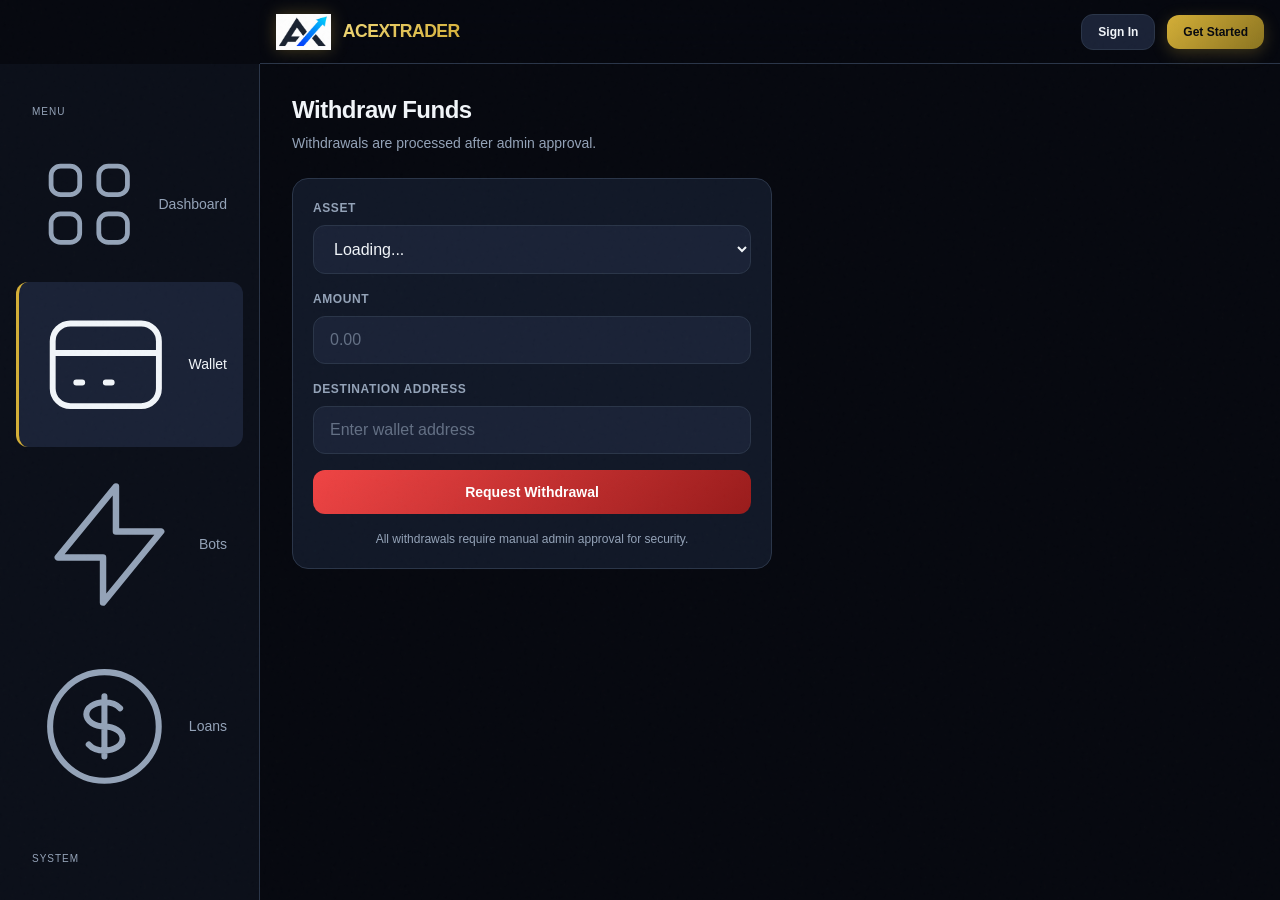
<file: wallet/withdraw.html>
<!DOCTYPE html>
<html lang="en">
<head>
<meta charset="UTF-8">
<meta name="viewport" content="width=device-width, initial-scale=1.0, viewport-fit=cover">
<meta name="theme-color" content="#06080f">
<title>Withdraw — Acextraderoption</title>
<link rel="stylesheet" href="../assets/css/main.css">
</head>
<body>
<header class="app-header">
  <div class="logo-wrap">
    <img src="../assets/img/logo.png" alt="Acextraderoption" class="logo-img" onerror="this.style.display='none'">
    <span class="logo-text">ACEXTRADER</span>
  </div>
</header>
<div class="sidebar"></div>
<nav class="bottom-nav"></nav>
<main class="main-content">
<script>
(async () => {
  if (!(await ACE.requireAuth())) return;
  const unlocked = await ACE.checkWithdrawalUnlock();
  const lockMsg = document.getElementById('lock-message');
  const form = document.getElementById('withdrawForm');
  if (!unlocked) {
    lockMsg.classList.remove('hidden');
    form.classList.add('hidden');
  } else {
    lockMsg.classList.add('hidden');
    form.classList.remove('hidden');
  }

  const profile = await ACE.getProfile();
  const { data: wallets } = await supabase.from('wallets').select('*').eq('user_id', profile.id);
  const select = document.getElementById('asset');
  select.innerHTML = (wallets || []).map(w => `<option value="${w.asset}">${w.asset} — Balance: ${w.balance}</option>`).join('');
})();

document.getElementById('withdrawForm').addEventListener('submit', async (e) => {
  e.preventDefault();
  const amount = parseFloat(document.getElementById('amount').value);
  const asset = document.getElementById('asset').value;
  const address = document.getElementById('address').value;
  if (!amount || amount <= 0) { ACE.showToast('Enter a valid amount', 'error'); return; }
  if (!address.trim()) { ACE.showToast('Enter destination address', 'error'); return; }
  const ok = await ACE.submitWithdrawal(amount);
  if (ok) {
    document.getElementById('withdrawForm').reset();
  }
});
</script>

<div class="animate-fade-up">
  <h2 class="fs-24 fw-700 mb-2">Withdraw Funds</h2>
  <p class="fs-14 text-muted mb-6">Withdrawals are processed after admin approval.</p>

  <div id="lock-message" class="gate-overlay mb-6 hidden">
    <div class="gate-icon">🔒</div>
    <h3 class="fs-20 fw-700 mb-2">Withdrawal Locked</h3>
    <p class="fs-14 text-muted mb-4">Your portfolio value must reach <strong class="text-gold">$5,000</strong> to enable withdrawals.</p>
    <div class="divider"></div>
    <p class="fs-12 text-muted mb-4">To continue, you can:</p>
    <div class="flex gap-3 justify-center">
      <a href="deposit.html" class="btn btn-primary" style="width:auto">Deposit More</a>
      <a href="../bots/" class="btn btn-secondary" style="width:auto">Switch Bots</a>
    </div>
  </div>

  <form id="withdrawForm" class="card" style="max-width:480px;">
    <div class="input-group">
      <label class="input-label">Asset</label>
      <select class="input" id="asset">
        <option>Loading...</option>
      </select>
    </div>
    <div class="input-group">
      <label class="input-label">Amount</label>
      <input type="number" class="input" id="amount" placeholder="0.00" step="any" required>
    </div>
    <div class="input-group">
      <label class="input-label">Destination Address</label>
      <input type="text" class="input" id="address" placeholder="Enter wallet address" required>
    </div>
    <button type="submit" class="btn btn-danger" id="withdrawBtn">Request Withdrawal</button>
    <div class="fs-12 text-muted mt-4 text-center">All withdrawals require manual admin approval for security.</div>
  </form>
</div>
</main>
<script src="../assets/js/supabase-config.js"></script>
<script src="../assets/js/app.js"></script>
</body>
</html>
</file>
<file: assets/css/main.css>
:root {
  --obsidian: #06080f;
  --deep: #0b0f19;
  --surface: #111827;
  --panel: #1a2236;
  --panel-hover: #232d45;
  --border: #2a3548;
  --border-light: #3a4a63;
  --text: #f1f5f9;
  --text-muted: #94a3b8;
  --gold: #d4af37;
  --gold-light: #f0d878;
  --gold-dim: #8a7320;
  --green: #10b981;
  --green-dim: #065f46;
  --red: #ef4444;
  --red-dim: #991b1b;
  --blue: #3b82f6;
  --blue-dim: #1e40af;
  --purple: #8b5cf6;
  --orange: #f59e0b;
  --shadow: 0 4px 24px rgba(0,0,0,0.4);
  --shadow-lg: 0 12px 40px rgba(0,0,0,0.6);
  --radius-sm: 8px;
  --radius: 12px;
  --radius-lg: 16px;
  --radius-xl: 24px;
}

* { margin: 0; padding: 0; box-sizing: border-box; -webkit-tap-highlight-color: transparent; }

html { scroll-behavior: smooth; }

body {
  font-family: -apple-system, BlinkMacSystemFont, 'Segoe UI', Roboto, Helvetica, Arial, sans-serif;
  background: var(--obsidian);
  color: var(--text);
  min-height: 100vh;
  overflow-x: hidden;
  line-height: 1.5;
  -webkit-font-smoothing: antialiased;
  padding-bottom: 80px;
}

body::before {
  content: '';
  position: fixed; inset: 0;
  background-image: url("data:image/svg+xml,%3Csvg viewBox='0 0 256 256' xmlns='http://www.w3.org/2000/svg'%3E%3Cfilter id='n'%3E%3CfeTurbulence type='fractalNoise' baseFrequency='0.85' numOctaves='4' stitchTiles='stitch'/%3E%3C/filter%3E%3Crect width='100%25' height='100%25' filter='url(%23n)' opacity='0.035'/%3E%3C/svg%3E");
  pointer-events: none; z-index: 9999; opacity: 0.5;
}

::-webkit-scrollbar { width: 6px; }
::-webkit-scrollbar-track { background: var(--obsidian); }
::-webkit-scrollbar-thumb { background: var(--border); border-radius: 3px; }
::-webkit-scrollbar-thumb:hover { background: var(--border-light); }

h1, h2, h3, h4, h5, h6 { font-weight: 700; letter-spacing: -0.02em; line-height: 1.2; }

.text-muted { color: var(--text-muted); }
.text-gold { color: var(--gold); }
.text-green { color: var(--green); }
.text-red { color: var(--red); }
.text-blue { color: var(--blue); }
.text-orange { color: var(--orange); }

.fs-10 { font-size: 0.625rem; }
.fs-12 { font-size: 0.75rem; }
.fs-14 { font-size: 0.875rem; }
.fs-16 { font-size: 1rem; }
.fs-20 { font-size: 1.25rem; }
.fs-24 { font-size: 1.5rem; }
.fs-32 { font-size: 2rem; }
.fs-40 { font-size: 2.5rem; }

.fw-500 { font-weight: 500; }
.fw-600 { font-weight: 600; }
.fw-700 { font-weight: 700; }

.container { max-width: 1200px; margin: 0 auto; padding: 0 1rem; }
.flex { display: flex; }
.flex-col { flex-direction: column; }
.items-center { align-items: center; }
.justify-between { justify-content: space-between; }
.justify-center { justify-content: center; }
.gap-2 { gap: 0.5rem; }
.gap-3 { gap: 0.75rem; }
.gap-4 { gap: 1rem; }
.gap-6 { gap: 1.5rem; }
.flex-1 { flex: 1; }
.grid { display: grid; }
.grid-2 { grid-template-columns: repeat(2, 1fr); }
.grid-3 { grid-template-columns: repeat(3, 1fr); }
.grid-4 { grid-template-columns: repeat(4, 1fr); }

@media (max-width: 768px) {
  .grid-2, .grid-3, .grid-4 { grid-template-columns: 1fr; }
}

.mt-2 { margin-top: 0.5rem; } .mt-4 { margin-top: 1rem; } .mt-6 { margin-top: 1.5rem; } .mt-8 { margin-top: 2rem; }
.mb-2 { margin-bottom: 0.5rem; } .mb-4 { margin-bottom: 1rem; } .mb-6 { margin-bottom: 1.5rem; }
.p-4 { padding: 1rem; } .p-6 { padding: 1.5rem; }
.py-4 { padding-top: 1rem; padding-bottom: 1rem; }
.px-4 { padding-left: 1rem; padding-right: 1rem; }

.app-header {
  position: sticky; top: 0; z-index: 100;
  background: rgba(6,8,15,0.85);
  backdrop-filter: blur(20px) saturate(1.8);
  -webkit-backdrop-filter: blur(20px) saturate(1.8);
  border-bottom: 1px solid var(--border);
  height: 64px;
  display: flex; align-items: center; justify-content: space-between;
  padding: 0 1rem;
}

.logo-wrap {
  display: flex; align-items: center; gap: 0.75rem;
}

.logo-img {
  height: 36px; width: auto;
  filter: drop-shadow(0 0 8px rgba(212,175,55,0.3));
}

.logo-text {
  font-size: 1.1rem; font-weight: 800; letter-spacing: -0.03em;
  background: linear-gradient(135deg, var(--gold-light), var(--gold));
  -webkit-background-clip: text; -webkit-text-fill-color: transparent;
}

.header-actions {
  display: flex; align-items: center; gap: 0.75rem;
}

.sidebar {
  position: fixed; left: 0; top: 64px; bottom: 0; width: 260px;
  background: var(--deep);
  border-right: 1px solid var(--border);
  padding: 1.5rem 1rem;
  display: none;
  flex-direction: column; gap: 0.5rem;
  z-index: 90;
}

.sidebar-link {
  display: flex; align-items: center; gap: 0.75rem;
  padding: 0.75rem 1rem;
  border-radius: var(--radius);
  color: var(--text-muted);
  text-decoration: none; font-size: 0.875rem; font-weight: 500;
  transition: all 0.2s;
}

.sidebar-link:hover, .sidebar-link.active {
  background: var(--panel);
  color: var(--text);
}

.sidebar-link.active {
  border-left: 3px solid var(--gold);
}

.sidebar-section {
  font-size: 0.625rem; text-transform: uppercase; letter-spacing: 0.1em;
  color: var(--text-muted); padding: 1rem 1rem 0.5rem;
}

.bottom-nav {
  position: fixed; bottom: 0; left: 0; right: 0;
  height: 72px; padding-bottom: env(safe-area-inset-bottom);
  background: rgba(11,15,25,0.92);
  backdrop-filter: blur(20px);
  -webkit-backdrop-filter: blur(20px);
  border-top: 1px solid var(--border);
  display: flex; justify-content: space-around; align-items: center;
  z-index: 100;
}

.bottom-nav-item {
  display: flex; flex-direction: column; align-items: center; gap: 4px;
  color: var(--text-muted); text-decoration: none; font-size: 0.625rem;
  flex: 1; padding: 0.5rem 0;
  transition: color 0.2s;
}

.bottom-nav-item svg {
  width: 24px; height: 24px; stroke-width: 2;
}

.bottom-nav-item.active {
  color: var(--gold);
}

.bottom-nav-item:active {
  transform: scale(0.95);
}

.main-content {
  padding: 1.5rem 1rem;
  max-width: 1200px; margin: 0 auto;
}

@media (min-width: 1024px) {
  .sidebar { display: flex; }
  .bottom-nav { display: none; }
  body { padding-bottom: 0; }
  .main-content { margin-left: 260px; padding: 2rem; }
  .app-header { left: 260px; width: calc(100% - 260px); }
}

.card {
  background: var(--surface);
  border: 1px solid var(--border);
  border-radius: var(--radius-lg);
  padding: 1.25rem;
  position: relative;
  overflow: hidden;
  transition: transform 0.2s, border-color 0.2s;
}

.card-hover:hover {
  border-color: var(--border-light);
  transform: translateY(-2px);
}

.card-gold {
  border-color: var(--gold-dim);
  background: linear-gradient(180deg, rgba(212,175,55,0.08) 0%, var(--surface) 100%);
}

.card-header {
  display: flex; align-items: center; justify-content: space-between;
  margin-bottom: 1rem;
}

.card-title {
  font-size: 0.875rem; font-weight: 600; color: var(--text);
}

.balance-display {
  font-size: 2rem; font-weight: 700; letter-spacing: -0.03em;
  background: linear-gradient(135deg, #fff, var(--gold-light));
  -webkit-background-clip: text; -webkit-text-fill-color: transparent;
}

.balance-label {
  font-size: 0.75rem; color: var(--text-muted); text-transform: uppercase; letter-spacing: 0.05em;
}

.btn {
  display: inline-flex; align-items: center; justify-content: center; gap: 0.5rem;
  padding: 0.875rem 1.5rem;
  border-radius: var(--radius);
  border: none;
  font-size: 0.875rem; font-weight: 600;
  cursor: pointer;
  transition: all 0.2s;
  text-decoration: none;
  width: 100%;
}

.btn:active { transform: scale(0.98); }

.btn-primary {
  background: linear-gradient(135deg, var(--gold), var(--gold-dim));
  color: var(--obsidian);
  box-shadow: 0 4px 16px rgba(212,175,55,0.25);
}

.btn-primary:hover {
  box-shadow: 0 6px 20px rgba(212,175,55,0.35);
  filter: brightness(1.1);
}

.btn-secondary {
  background: var(--panel);
  color: var(--text);
  border: 1px solid var(--border);
}

.btn-secondary:hover { background: var(--panel-hover); }

.btn-success {
  background: linear-gradient(135deg, var(--green), var(--green-dim));
  color: white;
}

.btn-danger {
  background: linear-gradient(135deg, var(--red), var(--red-dim));
  color: white;
}

.btn-outline {
  background: transparent;
  border: 1px solid var(--border-light);
  color: var(--text);
}

.btn-sm { padding: 0.5rem 1rem; font-size: 0.75rem; }
.btn-lg { padding: 1rem 2rem; font-size: 1rem; border-radius: var(--radius-lg); }

.input-group {
  display: flex; flex-direction: column; gap: 0.5rem;
  margin-bottom: 1rem;
}

.input-label {
  font-size: 0.75rem; font-weight: 600; color: var(--text-muted); text-transform: uppercase; letter-spacing: 0.05em;
}

.input {
  background: var(--panel);
  border: 1px solid var(--border);
  border-radius: var(--radius);
  padding: 0.875rem 1rem;
  color: var(--text);
  font-size: 1rem;
  width: 100%;
  outline: none;
  transition: border-color 0.2s;
}

.input:focus { border-color: var(--gold); }

.input::placeholder { color: var(--text-muted); opacity: 0.6; }

.form-card {
  max-width: 420px; margin: 0 auto;
  padding: 2rem;
}

.form-title {
  text-align: center; margin-bottom: 2rem;
}

.form-title h2 {
  font-size: 1.5rem; margin-bottom: 0.5rem;
}

.form-title p {
  font-size: 0.875rem; color: var(--text-muted);
}

.table-wrap {
  overflow-x: auto;
  border: 1px solid var(--border);
  border-radius: var(--radius);
}

.table {
  width: 100%; border-collapse: collapse; font-size: 0.875rem;
}

.table th {
  text-align: left; padding: 0.875rem 1rem;
  font-size: 0.625rem; text-transform: uppercase; letter-spacing: 0.08em;
  color: var(--text-muted); font-weight: 600;
  background: var(--panel);
  border-bottom: 1px solid var(--border);
}

.table td {
  padding: 1rem;
  border-bottom: 1px solid var(--border);
  color: var(--text);
}

.table tr:last-child td { border-bottom: none; }

.badge {
  display: inline-flex; align-items: center; gap: 0.375rem;
  padding: 0.25rem 0.625rem;
  border-radius: 9999px;
  font-size: 0.625rem; font-weight: 700; text-transform: uppercase; letter-spacing: 0.05em;
}

.badge-green { background: rgba(16,185,129,0.15); color: var(--green); border: 1px solid rgba(16,185,129,0.3); }
.badge-red { background: rgba(239,68,68,0.15); color: var(--red); border: 1px solid rgba(239,68,68,0.3); }
.badge-blue { background: rgba(59,130,246,0.15); color: var(--blue); border: 1px solid rgba(59,130,246,0.3); }
.badge-gold { background: rgba(212,175,55,0.15); color: var(--gold); border: 1px solid rgba(212,175,55,0.3); }
.badge-orange { background: rgba(245,158,11,0.15); color: var(--orange); border: 1px solid rgba(245,158,11,0.3); }

.address-box {
  background: var(--obsidian);
  border: 1px solid var(--border);
  border-radius: var(--radius);
  padding: 1rem;
  font-family: 'SF Mono', Monaco, monospace;
  font-size: 0.8125rem;
  color: var(--gold-light);
  word-break: break-all;
  text-align: center;
  position: relative;
}

.copy-btn {
  position: absolute; top: 0.5rem; right: 0.5rem;
  background: var(--panel); border: 1px solid var(--border);
  color: var(--text-muted); padding: 0.25rem 0.5rem;
  border-radius: var(--radius-sm); font-size: 0.625rem;
  cursor: pointer;
}

.toast-container {
  position: fixed; top: 80px; right: 1rem; z-index: 1000;
  display: flex; flex-direction: column; gap: 0.5rem;
}

.toast {
  background: var(--panel);
  border: 1px solid var(--border);
  border-left: 4px solid var(--gold);
  padding: 1rem 1.25rem;
  border-radius: var(--radius);
  box-shadow: var(--shadow-lg);
  font-size: 0.875rem;
  min-width: 280px;
  animation: slideIn 0.3s ease;
}

.toast.success { border-left-color: var(--green); }
.toast.error { border-left-color: var(--red); }

@keyframes slideIn {
  from { transform: translateX(100%); opacity: 0; }
  to { transform: translateX(0); opacity: 1; }
}

@keyframes fadeUp {
  from { transform: translateY(20px); opacity: 0; }
  to { transform: translateY(0); opacity: 1; }
}

.animate-fade-up { animation: fadeUp 0.5s ease forwards; }

.gate-overlay {
  background: rgba(6,8,15,0.95);
  border: 1px solid var(--gold-dim);
  border-radius: var(--radius-lg);
  padding: 2rem;
  text-align: center;
}

.gate-icon {
  width: 56px; height: 56px; margin: 0 auto 1rem;
  background: rgba(212,175,55,0.1);
  border: 1px solid var(--gold-dim);
  border-radius: 50%;
  display: flex; align-items: center; justify-content: center;
  font-size: 1.5rem;
}

.qr-placeholder {
  width: 160px; height: 160px; margin: 0 auto;
  background: white; border-radius: var(--radius);
  display: flex; align-items: center; justify-content: center;
  color: var(--obsidian); font-size: 0.75rem; font-weight: 700;
}

.hero-landing {
  min-height: calc(100vh - 64px);
  display: flex; flex-direction: column; justify-content: center;
  padding: 2rem 1rem;
  text-align: center;
  position: relative;
  overflow: hidden;
}

.hero-landing::before {
  content: '';
  position: absolute; top: -50%; left: -50%; width: 200%; height: 200%;
  background: radial-gradient(circle at 50% 50%, rgba(212,175,55,0.08), transparent 60%);
  pointer-events: none;
}

.hero-title {
  font-size: clamp(2rem, 6vw, 3.5rem);
  font-weight: 800;
  line-height: 1.1;
  margin-bottom: 1rem;
  position: relative;
}

.hero-title span {
  background: linear-gradient(135deg, var(--gold-light), var(--gold));
  -webkit-background-clip: text; -webkit-text-fill-color: transparent;
}

.hero-sub {
  font-size: 1rem; color: var(--text-muted); max-width: 500px; margin: 0 auto 2rem;
}

.feature-grid {
  display: grid; grid-template-columns: repeat(auto-fit, minmax(260px, 1fr)); gap: 1rem;
  margin-top: 3rem;
}

.feature-card {
  background: var(--surface);
  border: 1px solid var(--border);
  border-radius: var(--radius-lg);
  padding: 1.5rem;
  text-align: left;
}

.feature-card .icon {
  width: 40px; height: 40px; border-radius: var(--radius);
  background: var(--panel);
  display: flex; align-items: center; justify-content: center;
  font-size: 1.25rem; margin-bottom: 1rem;
}

.admin-stat {
  background: var(--surface);
  border: 1px solid var(--border);
  border-radius: var(--radius);
  padding: 1rem;
}

.admin-stat-value {
  font-size: 1.5rem; font-weight: 700; color: var(--gold-light);
}

.hidden { display: none !important; }
.text-center { text-align: center; }
.w-full { width: 100%; }
.divider {
  height: 1px; background: var(--border); margin: 1.5rem 0;
}

.loader {
  width: 20px; height: 20px;
  border: 2px solid var(--border);
  border-top-color: var(--gold);
  border-radius: 50%;
  animation: spin 0.8s linear infinite;
}

@keyframes spin { to { transform: rotate(360deg); } }

@supports (padding: max(0px)) {
  .app-header { padding-left: max(1rem, env(safe-area-inset-left)); padding-right: max(1rem, env(safe-area-inset-right)); }
}
</file>
